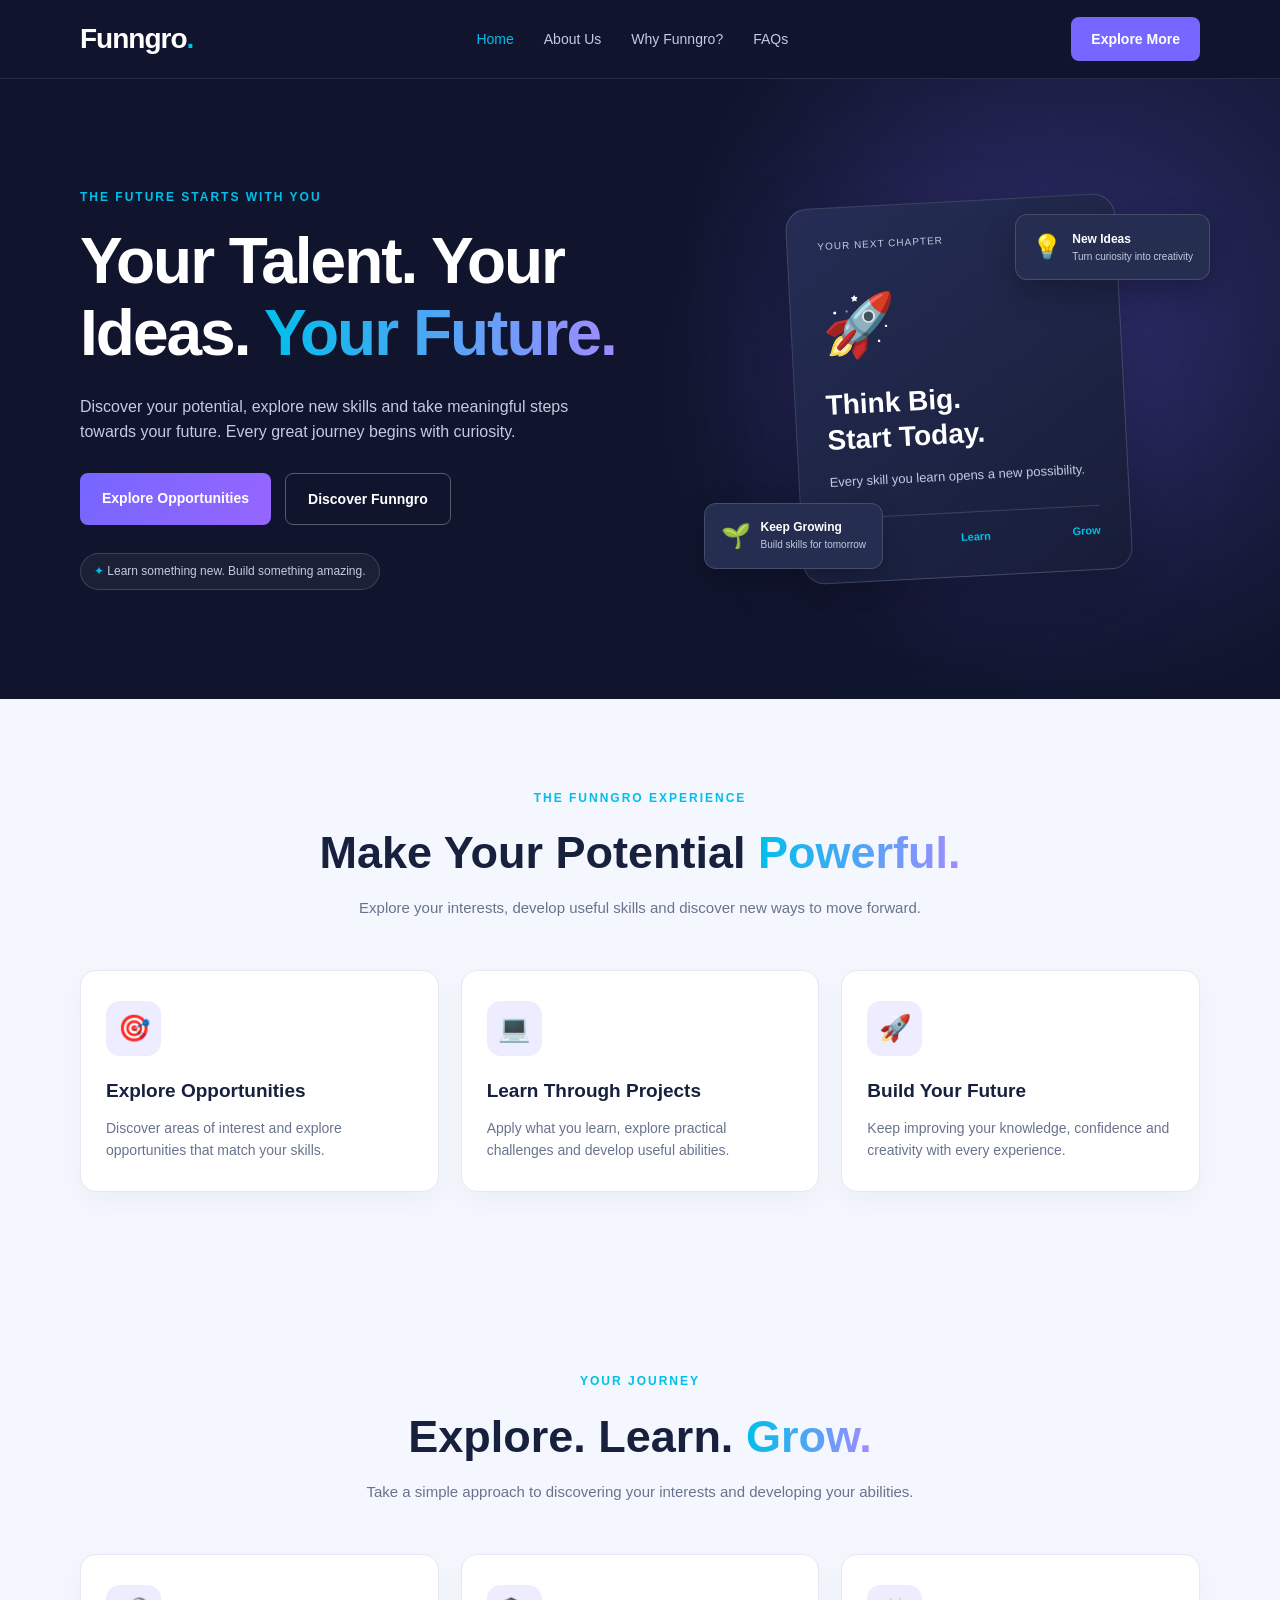
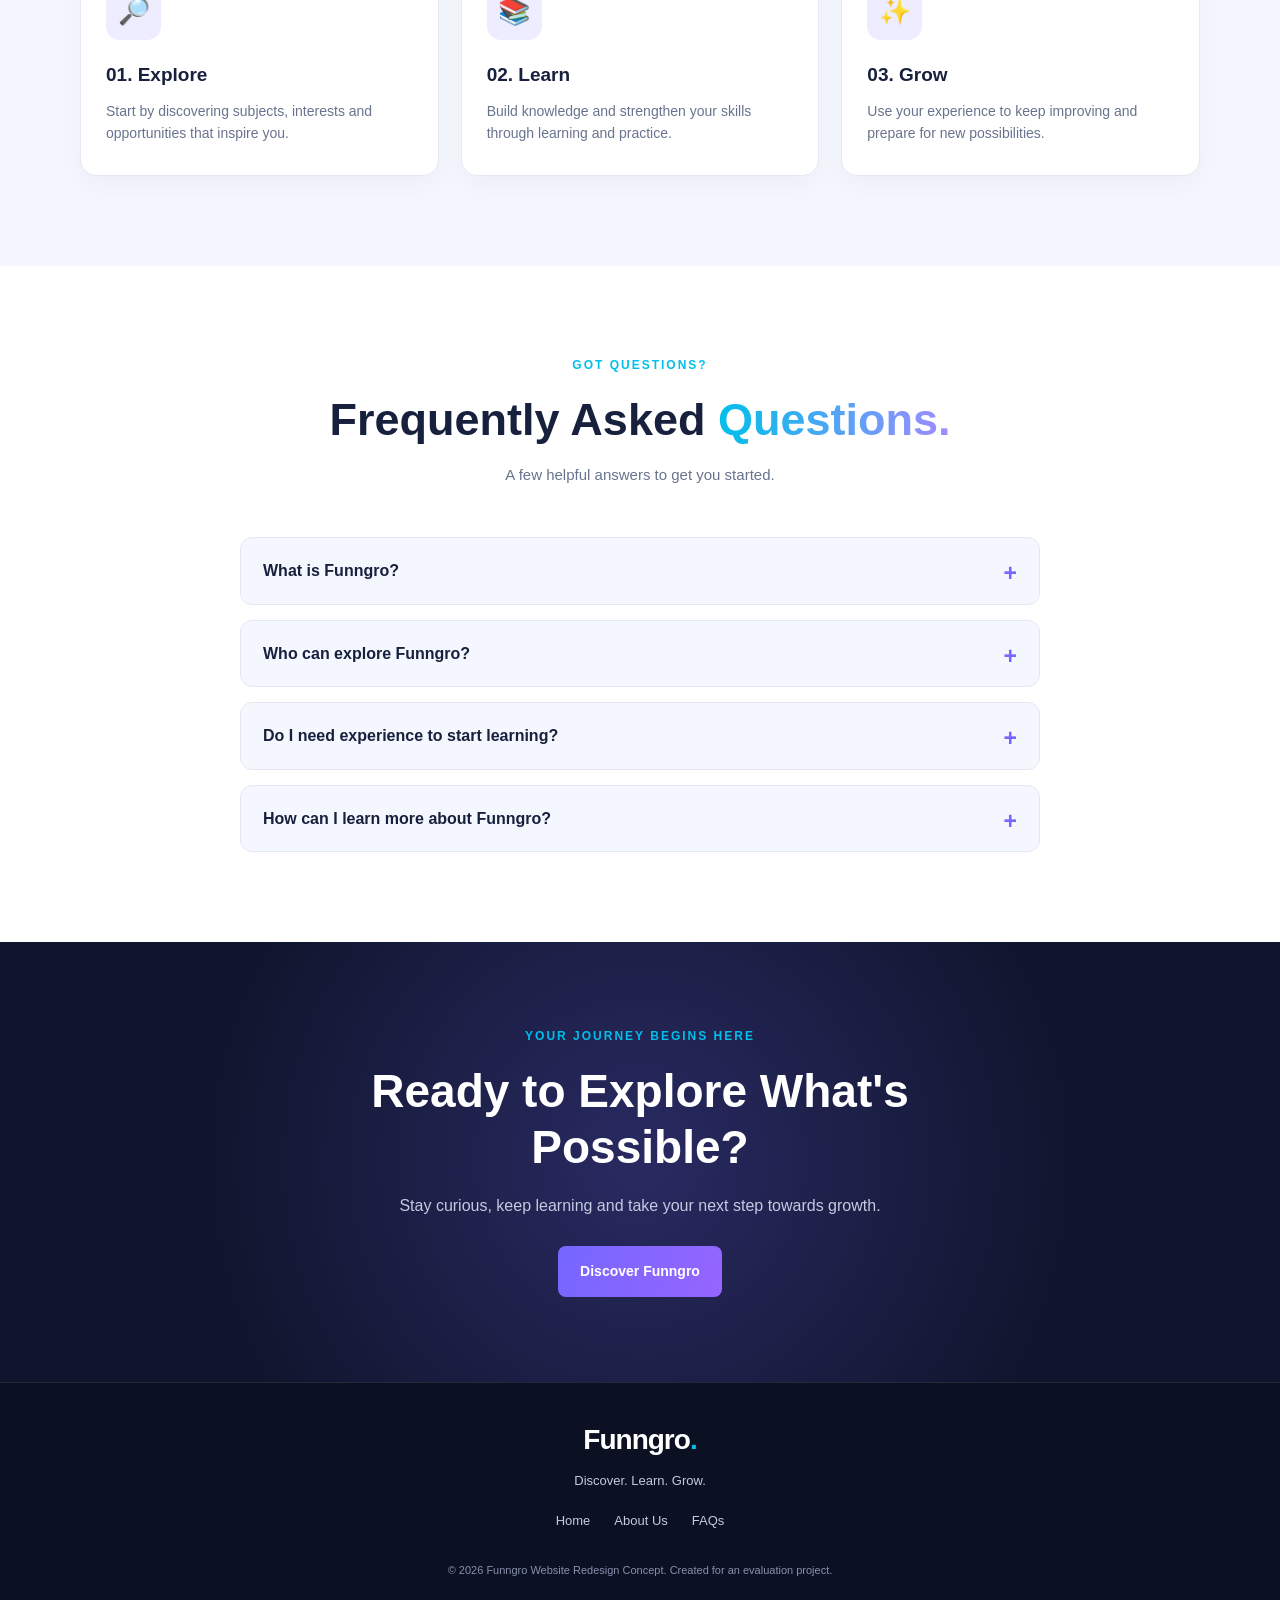
<file: index.html>
<!DOCTYPE html>
<html lang="en">
<head>
  <meta charset="UTF-8">
  <meta name="viewport" content="width=device-width, initial-scale=1.0">

  <meta name="description" content="Explore Funngro, discover skills, learn through projects and find opportunities to develop your potential.">

  <meta name="keywords" content="Funngro, student opportunities, learn skills, student projects, skill development">

  <meta name="author" content="Funngro Website Redesign Concept">
  <meta name="theme-color" content="#10152d">

  <title>Funngro | Explore Skills, Learn and Grow</title>

  <link rel="stylesheet" href="style.css">
</head>

<body>

  <!-- HEADER -->
  <header class="header">
    <div class="container nav-container">

      <a href="index.html" class="logo">
        Funngro<span>.</span>
      </a>

      <nav class="navigation" aria-label="Main navigation">
        <a href="index.html" class="active">Home</a>
        <a href="about.html">About Us</a>
        <a href="#features">Why Funngro?</a>
        <a href="#faq">FAQs</a>
      </nav>

      <a href="#features" class="nav-button">
        Explore More
      </a>

    </div>
  </header>


  <main>

    <!-- HERO SECTION -->
    <section class="hero">
      <div class="container hero-container">

        <div class="hero-content">

          <p class="eyebrow">
            THE FUTURE STARTS WITH YOU
          </p>

          <h1>
            Your Talent.
            Your Ideas.
            <span>Your Future.</span>
          </h1>

          <p class="hero-description">
            Discover your potential, explore new skills
            and take meaningful steps towards your future.
            Every great journey begins with curiosity.
          </p>

          <div class="hero-actions">

            <a href="#features" class="primary-button">
              Explore Opportunities
            </a>

            <a href="about.html" class="outline-button">
              Discover Funngro
            </a>

          </div>

          <div class="hero-note">
            <span>✦</span>
            Learn something new. Build something amazing.
          </div>

        </div>


        <div class="hero-visual">

          <div class="visual-glow"></div>

          <div class="main-visual-card">

            <div class="visual-top">
              <span class="visual-label">YOUR NEXT CHAPTER</span>
              <span class="visual-dot"></span>
            </div>

            <div class="visual-icon" aria-hidden="true">
              🚀
            </div>

            <h2>
              Think Big.<br>
              Start Today.
            </h2>

            <p>
              Every skill you learn opens a new possibility.
            </p>

            <div class="visual-bottom">
              <span>Discover</span>
              <span>Learn</span>
              <span>Grow</span>
            </div>

          </div>

          <div class="floating-card floating-one">
            <span aria-hidden="true">💡</span>
            <div>
              <strong>New Ideas</strong>
              <small>Turn curiosity into creativity</small>
            </div>
          </div>

          <div class="floating-card floating-two">
            <span aria-hidden="true">🌱</span>
            <div>
              <strong>Keep Growing</strong>
              <small>Build skills for tomorrow</small>
            </div>
          </div>

        </div>

      </div>
    </section>


    <!-- FEATURES SECTION -->
    <section class="features section-padding" id="features">

      <div class="container">

        <div class="section-heading">

          <p class="eyebrow">THE FUNNGRO EXPERIENCE</p>

          <h2>
            Make Your Potential
            <span>Powerful.</span>
          </h2>

          <p>
            Explore your interests, develop useful skills
            and discover new ways to move forward.
          </p>

        </div>


        <div class="feature-grid">

          <article class="feature-card">

            <div class="feature-icon" aria-hidden="true">🎯</div>

            <h3>Explore Opportunities</h3>

            <p>
              Discover areas of interest and explore
              opportunities that match your skills.
            </p>

          </article>


          <article class="feature-card">

            <div class="feature-icon" aria-hidden="true">💻</div>

            <h3>Learn Through Projects</h3>

            <p>
              Apply what you learn, explore practical
              challenges and develop useful abilities.
            </p>

          </article>


          <article class="feature-card">

            <div class="feature-icon" aria-hidden="true">🚀</div>

            <h3>Build Your Future</h3>

            <p>
              Keep improving your knowledge, confidence
              and creativity with every experience.
            </p>

          </article>

        </div>

      </div>
    </section>


    <!-- HOW IT WORKS -->
    <section class="features section-padding" id="journey">

      <div class="container">

        <div class="section-heading">

          <p class="eyebrow">YOUR JOURNEY</p>

          <h2>
            Explore. Learn.
            <span>Grow.</span>
          </h2>

          <p>
            Take a simple approach to discovering
            your interests and developing your abilities.
          </p>

        </div>

        <div class="feature-grid">

          <article class="feature-card">
            <div class="feature-icon" aria-hidden="true">🔎</div>
            <h3>01. Explore</h3>
            <p>
              Start by discovering subjects, interests
              and opportunities that inspire you.
            </p>
          </article>

          <article class="feature-card">
            <div class="feature-icon" aria-hidden="true">📚</div>
            <h3>02. Learn</h3>
            <p>
              Build knowledge and strengthen your
              skills through learning and practice.
            </p>
          </article>

          <article class="feature-card">
            <div class="feature-icon" aria-hidden="true">✨</div>
            <h3>03. Grow</h3>
            <p>
              Use your experience to keep improving
              and prepare for new possibilities.
            </p>
          </article>

        </div>

      </div>

    </section>


    <!-- FAQ SECTION -->
    <section class="faq-section section-padding" id="faq">

      <div class="container">

        <div class="section-heading">

          <p class="eyebrow">GOT QUESTIONS?</p>

          <h2>
            Frequently Asked
            <span>Questions.</span>
          </h2>

          <p>
            A few helpful answers to get you started.
          </p>

        </div>


        <div class="faq-list">

          <details class="faq-item">
            <summary>What is Funngro?</summary>
            <p>
              Funngro is a platform focused on connecting
              young talent with opportunities to learn
              and explore projects. Visit its official
              website for current platform details.
            </p>
          </details>

          <details class="faq-item">
            <summary>Who can explore Funngro?</summary>
            <p>
              Eligibility depends on the platform's
              current rules and age requirements.
              Check the official terms before registering.
            </p>
          </details>

          <details class="faq-item">
            <summary>Do I need experience to start learning?</summary>
            <p>
              You can begin by exploring your interests
              and developing your skills. Always review
              the requirements of individual opportunities.
            </p>
          </details>

          <details class="faq-item">
            <summary>How can I learn more about Funngro?</summary>
            <p>
              Visit the official Funngro website to
              learn about its features, opportunities
              and latest updates.
            </p>
          </details>

        </div>

      </div>

    </section>


    <!-- CTA SECTION -->
    <section class="cta-section">

      <div class="container cta-content">

        <p class="eyebrow">YOUR JOURNEY BEGINS HERE</p>

        <h2>
          Ready to Explore
          What's Possible?
        </h2>

        <p>
          Stay curious, keep learning and take
          your next step towards growth.
        </p>

        <a href="about.html" class="primary-button">
          Discover Funngro
        </a>

      </div>

    </section>

  </main>


  <!-- FOOTER -->
  <footer class="footer">

    <div class="container footer-content">

      <a href="index.html" class="logo">
        Funngro<span>.</span>
      </a>

      <p>Discover. Learn. Grow.</p>

      <div class="footer-links">
        <a href="index.html">Home</a>
        <a href="about.html">About Us</a>
        <a href="#faq">FAQs</a>
      </div>

      <small>
        © 2026 Funngro Website Redesign Concept.
        Created for an evaluation project.
      </small>

    </div>

  </footer>


  <script src="script.js"></script>

</body>
  </html>
</file>
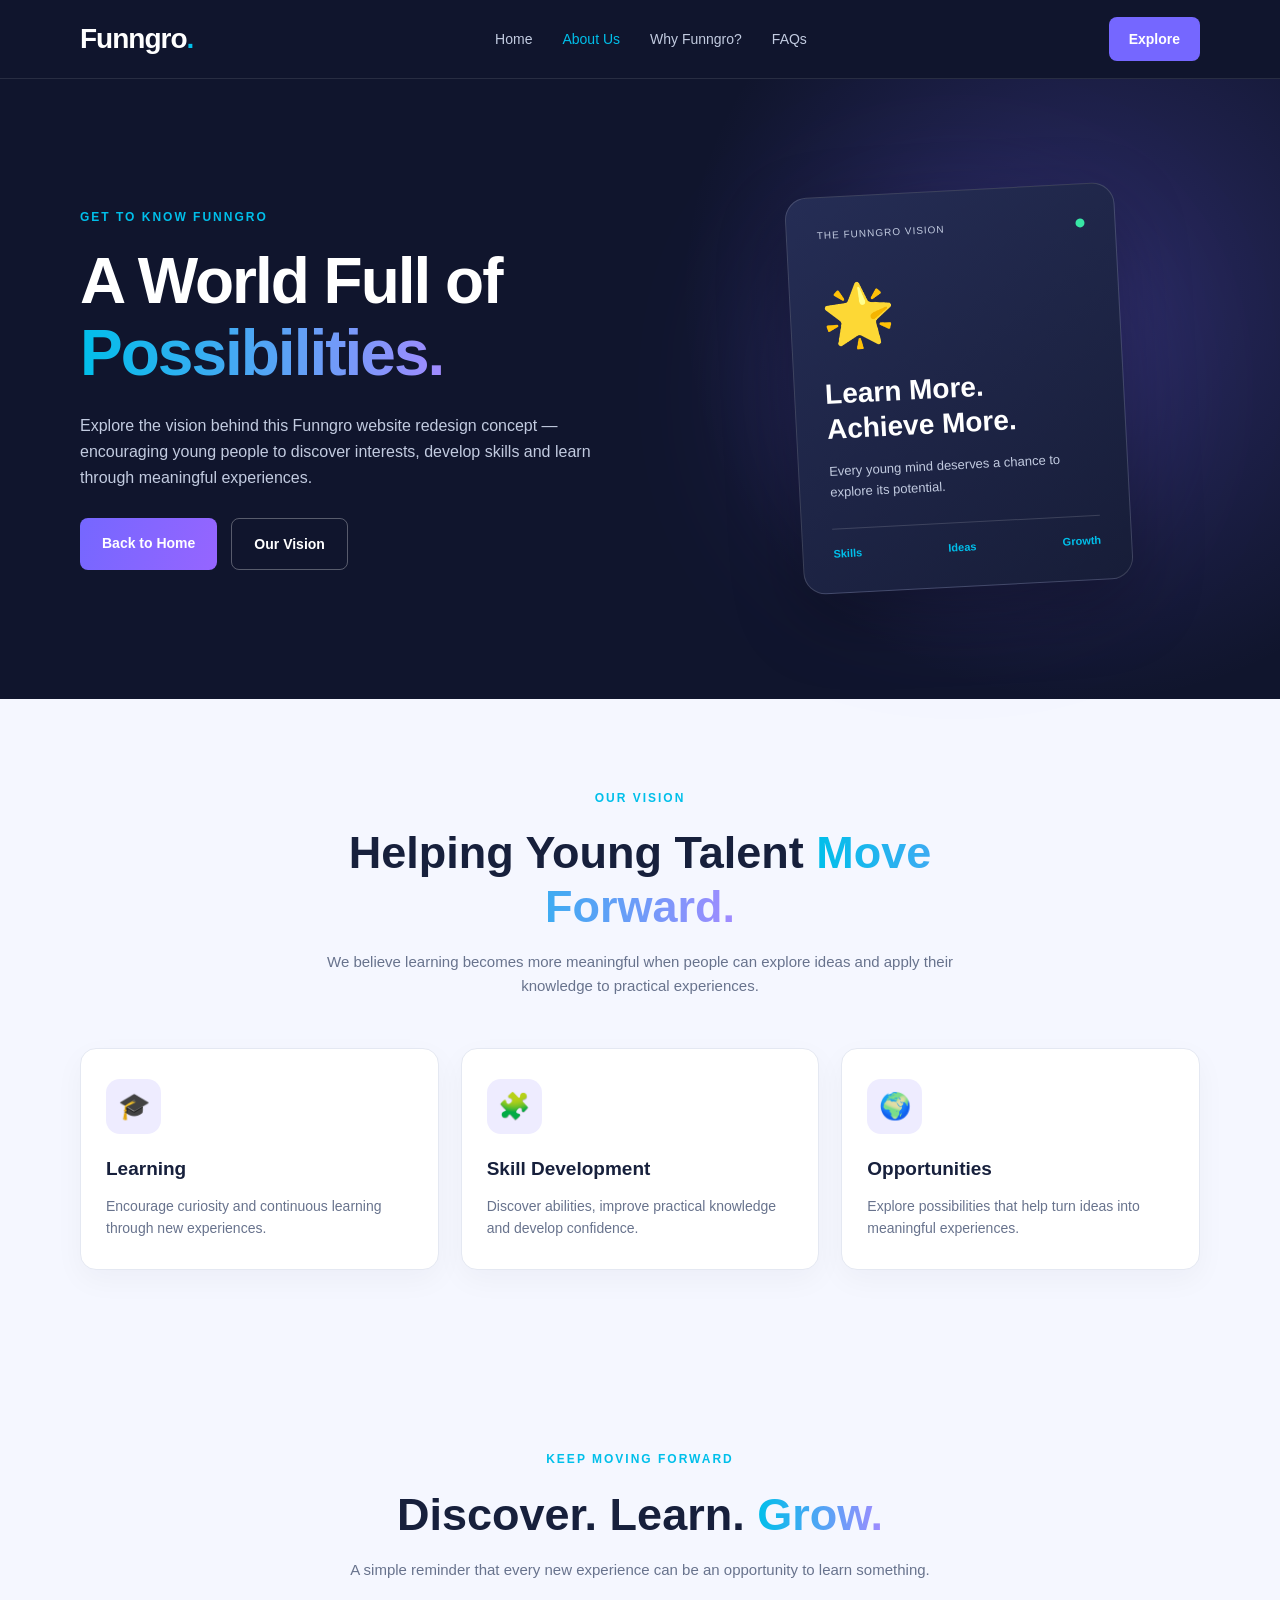
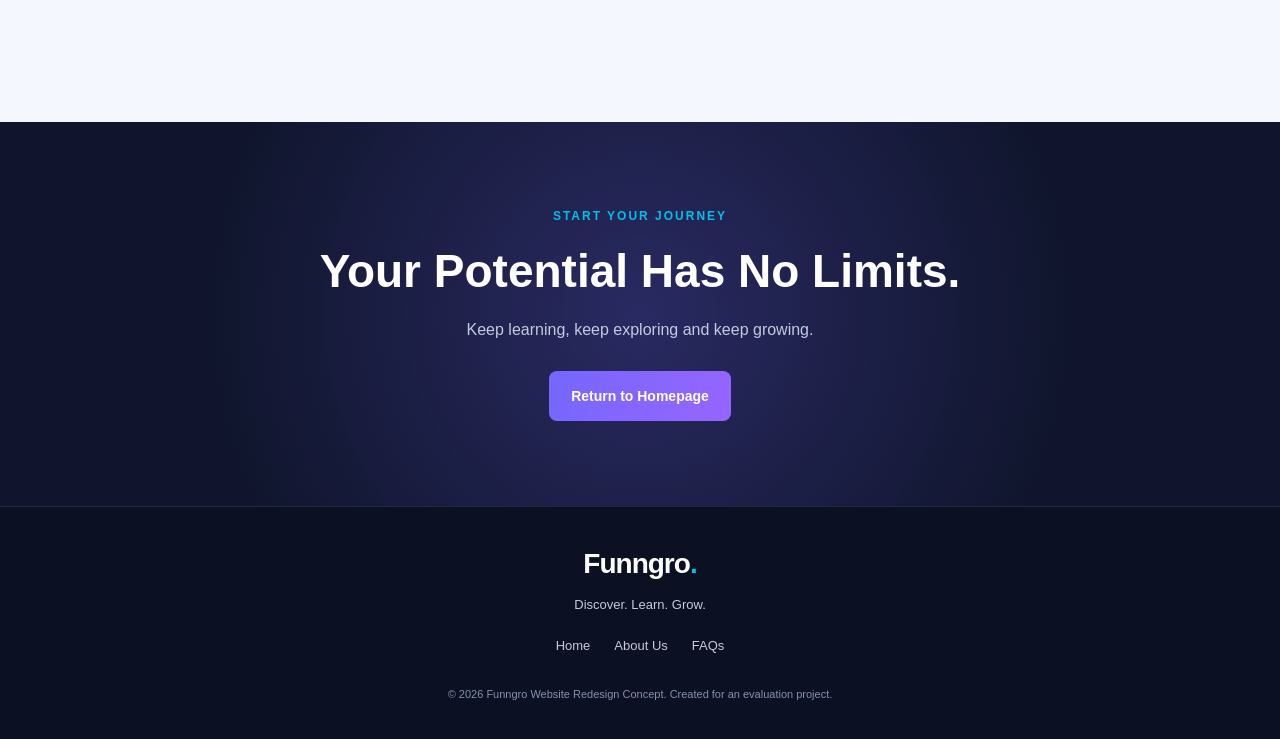
<file: about.html>
<!DOCTYPE html>
<html lang="en">
<head>
  <meta charset="UTF-8">
  <meta name="viewport" content="width=device-width, initial-scale=1.0">

  <meta name="description" content="Discover the Funngro vision: helping young talent explore interests, develop skills and discover learning opportunities.">

  <meta name="theme-color" content="#10152d">

  <title>About Funngro | Our Vision, Mission and Values</title>

  <link rel="stylesheet" href="style.css">
</head>

<body>

  <header class="header">
    <div class="container nav-container">

      <a href="index.html" class="logo">
        Funngro<span>.</span>
      </a>

      <nav class="navigation">
        <a href="index.html">Home</a>
        <a href="about.html" class="active" aria-current="page">About Us</a>
        <a href="index.html#features">Why Funngro?</a>
        <a href="index.html#faq">FAQs</a>
      </nav>

      <a href="index.html#features" class="nav-button">
        Explore
      </a>

    </div>
  </header>

  <main>

    <!-- ABOUT HERO -->
    <section class="hero">
      <div class="container hero-container">

        <div class="hero-content">

          <p class="eyebrow">GET TO KNOW FUNNGRO</p>

          <h1>
            A World Full of
            <span>Possibilities.</span>
          </h1>

          <p class="hero-description">
            Explore the vision behind this Funngro website
            redesign concept — encouraging young people
            to discover interests, develop skills and learn
            through meaningful experiences.
          </p>

          <div class="hero-actions">

            <a href="index.html" class="primary-button">
              Back to Home
            </a>

            <a href="#our-vision" class="outline-button">
              Our Vision
            </a>

          </div>

        </div>

        <div class="hero-visual">

          <div class="visual-glow"></div>

          <div class="main-visual-card">

            <div class="visual-top">
              <span class="visual-label">THE FUNNGRO VISION</span>
              <span class="visual-dot"></span>
            </div>

            <div class="visual-icon">🌟</div>

            <h2>
              Learn More.<br>
              Achieve More.
            </h2>

            <p>
              Every young mind deserves a chance to explore
              its potential.
            </p>

            <div class="visual-bottom">
              <span>Skills</span>
              <span>Ideas</span>
              <span>Growth</span>
            </div>

          </div>

        </div>

      </div>
    </section>

    <!-- VISION SECTION -->
    <section class="features section-padding" id="our-vision">

      <div class="container">

        <div class="section-heading">

          <p class="eyebrow">OUR VISION</p>

          <h2>
            Helping Young Talent
            <span>Move Forward.</span>
          </h2>

          <p>
            We believe learning becomes more meaningful
            when people can explore ideas and apply their
            knowledge to practical experiences.
          </p>

        </div>

        <div class="feature-grid">

          <article class="feature-card">

            <div class="feature-icon">🎓</div>

            <h3>Learning</h3>

            <p>
              Encourage curiosity and continuous learning
              through new experiences.
            </p>

          </article>

          <article class="feature-card">

            <div class="feature-icon">🧩</div>

            <h3>Skill Development</h3>

            <p>
              Discover abilities, improve practical knowledge
              and develop confidence.
            </p>

          </article>

          <article class="feature-card">

            <div class="feature-icon">🌍</div>

            <h3>Opportunities</h3>

            <p>
              Explore possibilities that help turn ideas
              into meaningful experiences.
            </p>

          </article>

        </div>

      </div>

    </section>

    <!-- JOURNEY SECTION -->
    <section class="journey-section section-padding">

      <div class="container">

        <div class="section-heading">

          <p class="eyebrow">KEEP MOVING FORWARD</p>

          <h2>
            Discover. Learn.
            <span>Grow.</span>
          </h2>

          <p>
            A simple reminder that every new experience
            can be an opportunity to learn something.
          </p>

        </div>

      </div>

    </section>

    <!-- CTA SECTION -->
    <section class="cta-section">

      <div class="container cta-content">

        <p class="eyebrow">START YOUR JOURNEY</p>

        <h2>
          Your Potential Has
          No Limits.
        </h2>

        <p>
          Keep learning, keep exploring and keep growing.
        </p>

        <a href="index.html" class="primary-button">
          Return to Homepage
        </a>

      </div>

    </section>

  </main>

  <!-- FOOTER -->
  <footer class="footer">

    <div class="container footer-content">

      <a href="index.html" class="logo">
        Funngro<span>.</span>
      </a>

      <p>Discover. Learn. Grow.</p>

      <div class="footer-links">
        <a href="index.html">Home</a>
        <a href="about.html">About Us</a>
        <a href="index.html#faq">FAQs</a>
      </div>

      <small>
        © 2026 Funngro Website Redesign Concept.
        Created for an evaluation project.
      </small>

    </div>

  </footer>

  <script src="script.js"></script>

</body>
</html>
</file>
<file: style.css>
/* =================================
   FUNNGRO WEBSITE REVAMP
   PREMIUM LIGHT + DARK DESIGN
================================= */

:root {
  --dark: #10152d;
  --dark-light: #191f3c;
  --purple: #7567ff;
  --blue: #00bfeA;
  --light: #f5f7ff;
  --white: #ffffff;
  --text: #17203c;
  --muted: #68738d;
  --border: #e4e8f2;
}

* {
  margin: 0;
  padding: 0;
  box-sizing: border-box;
}

html {
  scroll-behavior: smooth;
}

body {
  font-family: Arial, Helvetica, sans-serif;
  background: var(--light);
  color: var(--text);
  line-height: 1.6;
  overflow-x: hidden;
}

a {
  color: inherit;
  text-decoration: none;
}

.container {
  width: 90%;
  max-width: 1120px;
  margin: auto;
}

/* HEADER */

.header {
  background: var(--dark);
  border-bottom: 1px solid rgba(255,255,255,.1);
  position: relative;
  z-index: 10;
}

.nav-container {
  min-height: 78px;
  display: flex;
  justify-content: space-between;
  align-items: center;
  gap: 20px;
}

.logo {
  color: var(--white);
  font-size: 28px;
  font-weight: 800;
  letter-spacing: -1px;
}

.logo span {
  color: var(--blue);
}

.navigation {
  display: flex;
  align-items: center;
  gap: 30px;
}

.navigation a {
  color: #c2cbe0;
  font-size: 14px;
  transition: .3s;
}

.navigation a:hover,
.navigation a.active {
  color: var(--blue);
}

.nav-button {
  background: var(--purple);
  color: var(--white);
  padding: 11px 20px;
  border-radius: 8px;
  font-size: 14px;
  font-weight: bold;
  transition: .3s;
}

.nav-button:hover {
  background: #9187ff;
  transform: translateY(-2px);
}

/* HERO */

.hero {
  padding: 100px 0;
  color: var(--white);
  background:
    radial-gradient(
      circle at 85% 35%,
      rgba(117,103,255,.25),
      transparent 35%
    ),
    var(--dark);
}

.hero-container {
  display: grid;
  grid-template-columns: 1.1fr .9fr;
  align-items: center;
  gap: 50px;
}

.eyebrow {
  color: var(--blue);
  font-size: 12px;
  font-weight: bold;
  letter-spacing: 2px;
  margin-bottom: 18px;
}

.hero-content h1 {
  color: var(--white);
  font-size: clamp(40px, 5vw, 65px);
  line-height: 1.13;
  letter-spacing: -2px;
}

.hero-content h1 span,
.section-heading h2 span {
  background: linear-gradient(90deg, var(--blue), #a18bff);
  background-clip: text;
  -webkit-background-clip: text;
  -webkit-text-fill-color: transparent;
}

.hero-description {
  color: #c2cbe0;
  max-width: 520px;
  margin: 24px 0;
  font-size: 16px;
}

.hero-actions {
  display: flex;
  flex-wrap: wrap;
  gap: 14px;
  margin-top: 28px;
}

.primary-button,
.outline-button {
  display: inline-block;
  padding: 14px 22px;
  border-radius: 8px;
  font-size: 14px;
  font-weight: bold;
  transition: .3s;
}

.primary-button {
  background: linear-gradient(110deg, var(--purple), #9665ff);
  color: var(--white);
}

.primary-button:hover {
  transform: translateY(-3px);
  box-shadow: 0 10px 25px rgba(117,103,255,.3);
}

.outline-button {
  color: var(--white);
  border: 1px solid rgba(255,255,255,.3);
}

.outline-button:hover {
  border-color: var(--blue);
  color: var(--blue);
}

.hero-note {
  display: inline-block;
  margin-top: 28px;
  padding: 8px 13px;
  border-radius: 30px;
  border: 1px solid rgba(255,255,255,.15);
  color: #c2cbe0;
  font-size: 12px;
  background: rgba(255,255,255,.05);
}

.hero-note span {
  color: var(--blue);
}

/* HERO VISUAL */

.hero-visual {
  min-height: 420px;
  position: relative;
  display: flex;
  justify-content: center;
  align-items: center;
}

.visual-glow {
  position: absolute;
  width: 280px;
  height: 280px;
  background: var(--purple);
  filter: blur(100px);
  opacity: .35;
  border-radius: 50%;
}

.main-visual-card {
  position: relative;
  z-index: 1;
  width: 330px;
  padding: 30px;
  border-radius: 22px;
  border: 1px solid rgba(255,255,255,.15);
  background: linear-gradient(145deg, #252d55, #171d38);
  box-shadow: 0 25px 70px rgba(0,0,0,.3);
  transform: rotate(-3deg);
}

.visual-top,
.visual-bottom {
  display: flex;
  justify-content: space-between;
  align-items: center;
}

.visual-label {
  font-size: 10px;
  color: #c2cbe0;
  letter-spacing: 1px;
}

.visual-dot {
  width: 9px;
  height: 9px;
  background: #38e6a5;
  border-radius: 50%;
}

.visual-icon {
  font-size: 60px;
  margin: 25px 0 12px;
}

.main-visual-card h2 {
  color: var(--white);
  font-size: 28px;
  line-height: 1.25;
}

.main-visual-card p {
  color: #c2cbe0;
  font-size: 13px;
  margin: 15px 0 25px;
}

.visual-bottom {
  border-top: 1px solid rgba(255,255,255,.15);
  padding-top: 16px;
  color: var(--blue);
  font-size: 11px;
  font-weight: bold;
}

.floating-card {
  position: absolute;
  z-index: 2;
  display: flex;
  align-items: center;
  gap: 10px;
  padding: 13px 16px;
  background: #252d50;
  color: var(--white);
  border: 1px solid rgba(255,255,255,.15);
  border-radius: 12px;
  box-shadow: 0 12px 30px rgba(0,0,0,.25);
}

.floating-card > span {
  font-size: 24px;
}

.floating-card strong,
.floating-card small {
  display: block;
}

.floating-card strong {
  font-size: 12px;
}

.floating-card small {
  font-size: 10px;
  color: #c2cbe0;
}

.floating-one {
  top: 35px;
  right: -10px;
}

.floating-two {
  bottom: 30px;
  left: -15px;
}

/* LIGHT SECTIONS */

.section-padding {
  padding: 90px 0;
}

.features {
  background: var(--light);
}

.section-heading {
  max-width: 650px;
  text-align: center;
  margin: 0 auto 50px;
}

.section-heading h2 {
  color: var(--text);
  font-size: clamp(32px, 4vw, 45px);
  line-height: 1.2;
  margin-bottom: 16px;
}

.section-heading > p:last-child {
  color: var(--muted);
  font-size: 15px;
}

.feature-grid {
  display: grid;
  grid-template-columns: repeat(3, 1fr);
  gap: 22px;
}

.feature-card {
  padding: 30px 25px;
  background: var(--white);
  border: 1px solid var(--border);
  border-radius: 16px;
  box-shadow: 0 10px 30px rgba(23,32,60,.04);
  transition: .3s;
  opacity: 0;
  transform: translateY(20px);
}

.feature-card.visible {
  opacity: 1;
  transform: translateY(0);
}

.feature-card:hover {
  transform: translateY(-7px);
  border-color: var(--purple);
  box-shadow: 0 15px 35px rgba(23,32,60,.09);
}

.feature-icon {
  width: 55px;
  height: 55px;
  display: grid;
  place-items: center;
  border-radius: 14px;
  background: #eeecff;
  font-size: 26px;
  margin-bottom: 20px;
}

.feature-card h3 {
  color: var(--text);
  font-size: 19px;
  margin-bottom: 10px;
}

.feature-card p {
  color: var(--muted);
  font-size: 14px;
}

/* CALL TO ACTION */

.cta-section {
  padding: 85px 0;
  text-align: center;
  color: var(--white);
  background:
    radial-gradient(circle at center, rgba(117,103,255,.25), transparent 65%),
    var(--dark);
}

.cta-content {
  max-width: 700px;
}

.cta-content h2 {
  color: var(--white);
  font-size: clamp(32px, 4vw, 46px);
  line-height: 1.2;
  margin-bottom: 18px;
}

.cta-content > p:not(.eyebrow) {
  color: #c2cbe0;
  margin-bottom: 28px;
}

/* FOOTER */

.footer {
  padding: 35px 0;
  background: #0b1023;
  color: var(--white);
  border-top: 1px solid rgba(255,255,255,.1);
}

.footer-content {
  display: flex;
  flex-direction: column;
  align-items: center;
  text-align: center;
  gap: 8px;
}

.footer-content p {
  color: #c2cbe0;
  font-size: 13px;
}

.footer-content small {
  color: #8791ad;
  font-size: 11px;
  margin-top: 10px;
}

/* ACCESSIBILITY */

a:focus-visible {
  outline: 3px solid var(--blue);
  outline-offset: 4px;
}

/* REDUCED MOTION */

@media (prefers-reduced-motion: reduce) {
  *,
  *::before,
  *::after {
    scroll-behavior: auto !important;
    transition-duration: .01ms !important;
    animation-duration: .01ms !important;
  }
}

/* RESPONSIVE */

@media (max-width: 850px) {
  .hero-container {
    grid-template-columns: 1fr;
    gap: 35px;
  }

  .hero-content {
    text-align: center;
  }

  .hero-description {
    margin-left: auto;
    margin-right: auto;
  }

  .hero-actions {
    justify-content: center;
  }

  .hero-visual {
    width: 100%;
    max-width: 500px;
    margin: auto;
  }

  .feature-grid {
    grid-template-columns: 1fr;
  }

  .navigation {
    gap: 16px;
  }
}

@media (max-width: 600px) {
  .nav-container {
    min-height: auto;
    padding: 17px 0;
    flex-wrap: wrap;
  }

  .logo {
    font-size: 25px;
  }

  .navigation {
    order: 3;
    width: 100%;
    justify-content: center;
    gap: 20px;
  }

  .navigation a {
    font-size: 12px;
  }

  .nav-button {
    padding: 9px 13px;
    font-size: 12px;
  }

  .hero {
    padding: 65px 0;
  }

  .hero-content h1 {
    font-size: 42px;
  }

  .hero-description {
    font-size: 14px;
  }

  .hero-visual {
    min-height: 360px;
  }

  .main-visual-card {
    width: 270px;
    padding: 24px;
  }

  .main-visual-card h2 {
    font-size: 25px;
  }

  .floating-one {
    right: -4px;
  }

  .floating-two {
    left: -4px;
  }

  .section-padding {
    padding: 70px 0;
  }

  .feature-card {
    padding: 26px 22px;
  }

  .cta-section {
    padding: 65px 0;
  }
  }

/* =================================
   NEW HOMEPAGE SECTIONS
================================= */

/* FAQ SECTION */

.faq-section {
  background: #ffffff;
}

.faq-list {
  max-width: 800px;
  margin: auto;
  display: grid;
  gap: 15px;
}

.faq-item {
  background: #f5f7ff;
  border: 1px solid #e4e8f2;
  border-radius: 12px;
  padding: 20px 22px;
  transition: .3s;
}

.faq-item:hover {
  border-color: #7567ff;
}

.faq-item summary {
  color: #17203c;
  font-size: 16px;
  font-weight: bold;
  cursor: pointer;
  list-style: none;
  position: relative;
  padding-right: 30px;
}

.faq-item summary::-webkit-details-marker {
  display: none;
}

.faq-item summary::after {
  content: "+";
  position: absolute;
  right: 0;
  top: -3px;
  color: #7567ff;
  font-size: 23px;
}

.faq-item[open] summary::after {
  content: "−";
}

.faq-item p {
  color: #68738d;
  font-size: 14px;
  margin-top: 14px;
  padding-top: 14px;
  border-top: 1px solid #e4e8f2;
}

/* FOOTER LINKS */

.footer-links {
  display: flex;
  justify-content: center;
  flex-wrap: wrap;
  gap: 24px;
  margin: 12px 0;
}

.footer-links a {
  color: #c2cbe0;
  font-size: 13px;
  transition: .3s;
}

.footer-links a:hover {
  color: #00bfea;
}

/* NAVIGATION IMPROVEMENTS */

.navigation a {
  transition: color .3s ease;
}

.navigation a:focus-visible,
.footer-links a:focus-visible,
.faq-item summary:focus-visible {
  outline: 2px solid #7567ff;
  outline-offset: 5px;
}

/* RESPONSIVE FAQ */

@media (max-width: 600px) {
  .faq-section {
    padding: 65px 0;
  }

  .faq-item {
    padding: 17px;
  }

  .faq-item summary {
    font-size: 14px;
  }

  .faq-item p {
    font-size: 13px;
  }

  .footer-links {
    gap: 17px;
  }
}
</file>
